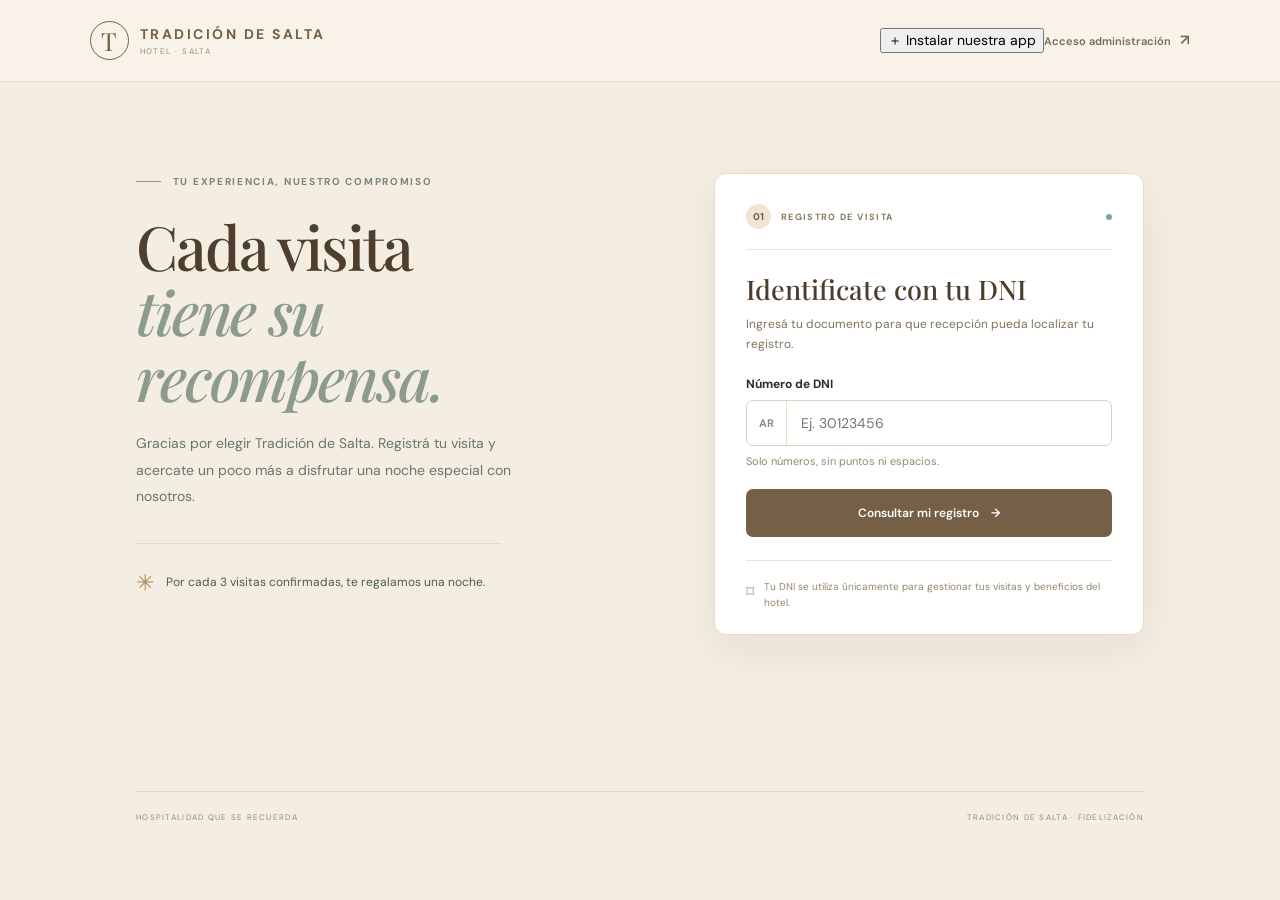
<file: index.html>
<!doctype html>
<html lang="es">
<head>
  <meta charset="utf-8">
  <meta name="viewport" content="width=device-width, initial-scale=1">
  <meta name="theme-color" content="#756047">
  <meta name="description" content="Registrá tus visitas y beneficios en Tradición de Salta.">
  <link rel="manifest" href="manifest.json">
  <link rel="icon" href="icon-192.png" type="image/png">
  <link rel="apple-touch-icon" href="icon-192.png">
  <title>Tradición de Salta | Visitas</title>
  <link rel="stylesheet" href="styles.css">
</head>
<body class="guest-body">
  <header class="guest-top">
    <a class="brand" href="index.html" aria-label="Tradición de Salta inicio">
      <span class="brand-mark">T</span>
      <span><strong>TRADICIÓN DE SALTA</strong><small>HOTEL · SALTA</small></span>
    </a>
    <div class="guest-top-actions"><button id="install-app-btn" class="install-app-btn" type="button">＋ Instalar nuestra app</button><a class="admin-shortcut" href="admin.html">Acceso administración <span aria-hidden="true">↗</span></a></div>
  </header>

  <main class="guest-main">
    <section class="guest-hero">
      <div class="eyebrow"><span class="eyebrow-line"></span> TU EXPERIENCIA, NUESTRO COMPROMISO</div>
      <h1>Cada visita<br><em>tiene su recompensa.</em></h1>
      <p class="hero-copy">Gracias por elegir Tradición de Salta. Registrá tu visita y acercate un poco más a disfrutar una noche especial con nosotros.</p>
      <div class="hero-detail"><span class="detail-icon">✳</span><span>Por cada 3 visitas confirmadas, te regalamos una noche.</span></div>
    </section>

    <section class="guest-card" aria-labelledby="form-title">
      <div class="card-topline"><span class="step-number">01</span><span>REGISTRO DE VISITA</span><span class="status-dot"></span></div>
      <h2 id="form-title">Identificate con tu DNI</h2>
      <p class="muted">Ingresá tu documento para que recepción pueda localizar tu registro.</p>
      <form id="guest-form" novalidate>
        <label for="dni">Número de DNI</label>
        <div class="input-wrap"><span class="input-prefix">AR</span><input id="dni" name="dni" inputmode="numeric" autocomplete="off" maxlength="10" placeholder="Ej. 30123456" aria-describedby="dni-help" required></div>
        <small id="dni-help" class="field-help">Solo números, sin puntos ni espacios.</small>
        <button class="btn btn-primary btn-full" type="submit">Consultar mi registro <span aria-hidden="true">→</span></button>
      </form>
      <div id="guest-result" class="result-box" aria-live="polite" hidden></div>
      <div class="privacy-note"><span aria-hidden="true">⌑</span><span>Tu DNI se utiliza únicamente para gestionar tus visitas y beneficios del hotel.</span></div>
    </section>
    <div class="guest-footer"><span>HOSPITALIDAD QUE SE RECUERDA</span><span>TRADICIÓN DE SALTA · FIDELIZACIÓN</span></div>
  </main>
  <script src="pwa.js"></script>
  <script src="app.js"></script>
  <script src="guest.js"></script>
</body>
</html>
</file>
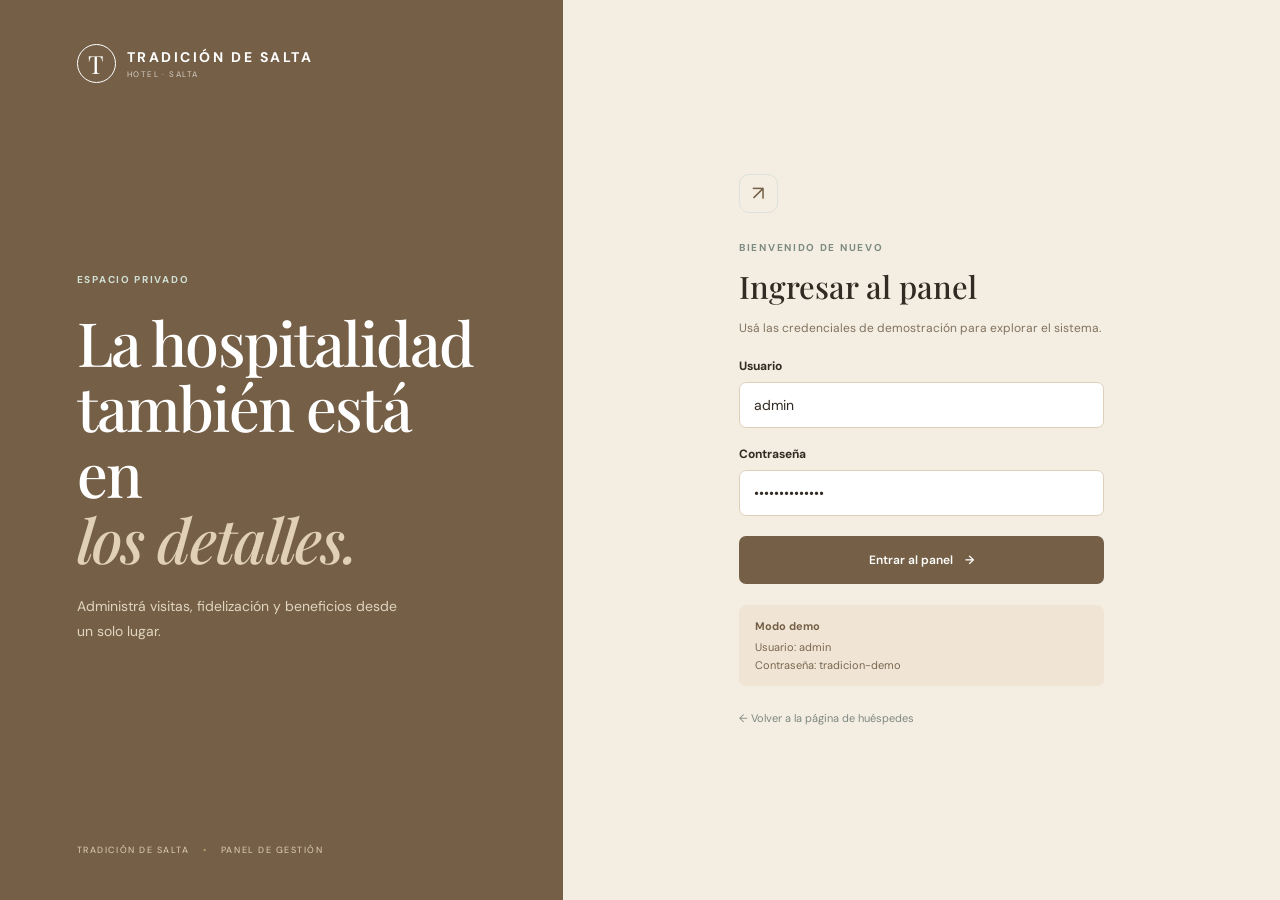
<file: admin.html>
<!doctype html>
<html lang="es">
<head>
  <meta charset="utf-8">
  <meta name="viewport" content="width=device-width, initial-scale=1">
  <meta name="theme-color" content="#756047">
  <link rel="manifest" href="manifest.json">
  <link rel="icon" href="assets/icon-192.png" type="image/png">
  <link rel="apple-touch-icon" href="assets/icon-192.png">
  <title>Administración | Tradición de Salta</title>
  <link rel="stylesheet" href="styles.css">
</head>
<body class="admin-body">
  <div id="login-view" class="login-layout">
    <div class="login-brand-panel">
      <a class="brand brand-light" href="index.html"><span class="brand-mark">T</span><span><strong>TRADICIÓN DE SALTA</strong><small>HOTEL · SALTA</small></span></a>
      <div class="login-message"><span class="eyebrow light-eyebrow">ESPACIO PRIVADO</span><h1>La hospitalidad<br>también está en<br><em>los detalles.</em></h1><p>Administrá visitas, fidelización y beneficios desde un solo lugar.</p></div>
      <div class="login-panel-foot">TRADICIÓN DE SALTA <span>•</span> PANEL DE GESTIÓN</div>
    </div>
    <div class="login-form-panel">
      <div class="login-form-box">
        <div class="mini-icon">↗</div>
        <p class="eyebrow dark-eyebrow">BIENVENIDO DE NUEVO</p>
        <h2>Ingresar al panel</h2>
        <p class="muted">Usá las credenciales de demostración para explorar el sistema.</p>
        <form id="login-form" novalidate>
          <label for="admin-user">Usuario</label>
          <input id="admin-user" autocomplete="username" value="admin" required>
          <label for="admin-pass">Contraseña</label>
          <input id="admin-pass" type="password" autocomplete="current-password" value="tradicion-demo" required>
          <p id="login-error" class="error-text" aria-live="polite"></p>
          <button class="btn btn-primary btn-full" type="submit">Entrar al panel <span aria-hidden="true">→</span></button>
        </form>
        <div class="demo-credentials"><strong>Modo demo</strong><span>Usuario: admin</span><span>Contraseña: tradicion-demo</span></div>
        <a class="back-link" href="index.html">← Volver a la página de huéspedes</a>
      </div>
    </div>
  </div>

  <div id="dashboard-view" class="dashboard-layout" hidden>
    <aside class="sidebar">
      <a class="brand brand-light sidebar-brand" href="admin.html"><span class="brand-mark">T</span><span><strong>TRADICIÓN DE SALTA</strong><small>HOTEL · SALTA</small></span></a>
      <div class="side-section-label">MENÚ PRINCIPAL</div>
      <button class="side-link active" data-view="overview"><span>▦</span> Resumen</button>
      <button class="side-link" data-view="customers"><span>♙</span> Clientes <span id="side-customer-count" class="side-count">0</span></button>
      <button class="side-link" data-view="visits"><span>◷</span> Historial de visitas</button>
      <button class="side-link" data-view="rewards"><span>✧</span> Noches gratis</button>
      <div class="sidebar-bottom">
        <div class="demo-tag"><span class="pulse"></span><div><strong>Modo demostración</strong><small>Datos guardados en este navegador</small></div></div>
        <button id="logout-btn" class="logout-btn"><span>↪</span> Cerrar sesión</button>
      </div>
    </aside>

    <main class="admin-main">
      <header class="admin-header">
        <div><p class="eyebrow dark-eyebrow">GESTIÓN DE FIDELIZACIÓN</p><h1 id="page-title">Resumen general</h1><p id="page-subtitle" class="muted">Una mirada rápida al vínculo con tus huéspedes.</p></div>
        <div class="header-actions"><span class="date-chip" id="today-label">Hoy</span><button id="new-customer-top" class="btn btn-primary"><span>＋</span> Nuevo cliente</button><div class="avatar">AD</div></div>
      </header>

      <section id="view-overview" class="view-panel">
        <div class="welcome-banner"><div><span class="eyebrow light-eyebrow">PANEL DEL HOTEL</span><h2>Las buenas experiencias<br>merecen volver.</h2><p>Seguimiento simple de visitas y recompensas.</p></div><div class="banner-emblem">T<span>✳</span></div></div>
        <div class="stats-grid">
          <article class="stat-card"><div class="stat-top"><span>Total de clientes</span><span class="stat-icon sage">♙</span></div><strong id="stat-customers">0</strong><small><span class="positive">●</span> Clientes registrados</small></article>
          <article class="stat-card"><div class="stat-top"><span>Visitas confirmadas</span><span class="stat-icon blue">◷</span></div><strong id="stat-visits">0</strong><small>Historial completo del hotel</small></article>
          <article class="stat-card"><div class="stat-top"><span>Premios disponibles</span><span class="stat-icon gold">✧</span></div><strong id="stat-rewards">0</strong><small>Listos para ser canjeados</small></article>
          <article class="stat-card"><div class="stat-top"><span>Visitas este mes</span><span class="stat-icon lilac">↗</span></div><strong id="stat-month">0</strong><small>Actividad del mes actual</small></article>
        </div>
        <div class="content-grid">
          <section class="panel-card">
            <div class="section-heading"><div><h3>Visitas recientes</h3><p>Últimos movimientos registrados</p></div><button class="text-button" data-go="visits">Ver historial →</button></div>
            <div class="table-wrap"><table><thead><tr><th>CLIENTE</th><th>FECHA Y HORA</th><th>VISITAS</th><th>ESTADO</th></tr></thead><tbody id="recent-visits-body"></tbody></table></div>
          </section>
          <section class="panel-card reward-panel">
            <div class="section-heading"><div><h3>Próximos beneficios</h3><p>Clientes cerca de su recompensa</p></div><span class="sparkle">✧</span></div>
            <div id="near-rewards" class="near-rewards"></div>
            <div class="reward-rule"><span>✳</span><div><strong>Regla de fidelización</strong><p>3 visitas confirmadas = 1 noche gratis. El contador se reinicia al canjear el beneficio.</p></div></div>
          </section>
        </div>
        <div class="demo-notice"><span>ⓘ</span><div><strong>Esta es una demo funcional</strong><p>Los cambios se guardan en el almacenamiento local de este navegador. Todavía no están sincronizados con una base de datos compartida.</p></div></div>
      </section>

      <section id="view-customers" class="view-panel" hidden>
        <div class="toolbar"><div class="search-box"><span>⌕</span><input id="customer-search" placeholder="Buscar por DNI…" aria-label="Buscar clientes por DNI"></div><button id="export-customers" class="btn btn-secondary">↓ Exportar CSV</button><button id="new-customer" class="btn btn-primary">＋ Nuevo cliente</button></div>
        <div class="panel-card table-panel"><div class="section-heading"><div><h3>Clientes registrados</h3><p id="customers-caption">Listado completo de huéspedes</p></div><span class="table-count" id="customer-count">0 clientes</span></div><div class="table-wrap"><table><thead><tr><th>DNI</th><th>FECHA DE ALTA</th><th>VISITAS ACTUALES</th><th>PROGRESO AL PREMIO</th><th>BENEFICIOS</th><th>ACCIONES</th></tr></thead><tbody id="customers-body"></tbody></table></div><div id="customers-empty" class="empty-state" hidden>No hay clientes que coincidan con la búsqueda.</div></div>
      </section>

      <section id="view-visits" class="view-panel" hidden>
        <div class="toolbar"><div class="search-box"><span>⌕</span><input id="visit-search" placeholder="Buscar por DNI…" aria-label="Buscar visitas por DNI"></div><button id="export-visits" class="btn btn-secondary">↓ Exportar CSV</button></div>
        <div class="panel-card table-panel"><div class="section-heading"><div><h3>Historial de visitas</h3><p>Cada visita confirmada queda registrada individualmente</p></div><span class="table-count" id="visits-count">0 registros</span></div><div class="table-wrap"><table><thead><tr><th>REGISTRO</th><th>DNI DEL CLIENTE</th><th>FECHA</th><th>HORA</th><th>ESTADO</th><th>ACCIÓN</th></tr></thead><tbody id="visits-body"></tbody></table></div><div id="visits-empty" class="empty-state" hidden>No se encontraron visitas.</div></div>
      </section>

      <section id="view-rewards" class="view-panel" hidden>
        <div class="toolbar"><div class="search-box"><span>⌕</span><input id="reward-search" placeholder="Buscar por DNI…" aria-label="Buscar beneficios por DNI"></div><button id="export-rewards" class="btn btn-secondary">↓ Exportar CSV</button></div>
        <div class="panel-card table-panel"><div class="section-heading"><div><h3>Gestión de noches gratis</h3><p>Seguimiento de beneficios disponibles y canjeados</p></div><span class="table-count" id="rewards-count">0 beneficios</span></div><div class="table-wrap"><table><thead><tr><th>DNI</th><th>OTORGADO</th><th>ESTADO</th><th>CANJEADO</th><th>ACCIÓN</th></tr></thead><tbody id="rewards-body"></tbody></table></div><div id="rewards-empty" class="empty-state" hidden>No hay beneficios que coincidan con la búsqueda.</div></div>
      </section>
    </main>
  </div>

  <div id="modal-backdrop" class="modal-backdrop" hidden>
    <section class="modal" role="dialog" aria-modal="true" aria-labelledby="modal-title">
      <button id="modal-close" class="modal-close" type="button" aria-label="Cerrar">×</button>
      <div class="modal-symbol" id="modal-symbol">＋</div><p class="eyebrow dark-eyebrow" id="modal-kicker">GESTIÓN DE CLIENTES</p><h2 id="modal-title">Nuevo cliente</h2><p id="modal-description" class="muted">Registrá el DNI para crear el perfil del huésped.</p>
      <form id="modal-form" novalidate><label for="modal-dni">Número de DNI</label><input id="modal-dni" inputmode="numeric" maxlength="10" placeholder="Ej. 30123456" required><p id="modal-error" class="error-text" aria-live="polite"></p><div class="modal-actions"><button id="modal-cancel" class="btn btn-secondary" type="button">Cancelar</button><button id="modal-submit" class="btn btn-primary" type="submit">Guardar cliente</button></div></form>
    </section>
  </div>
  <div id="toast" class="toast" role="status" aria-live="polite"></div>
  <script src="pwa.js"></script>
  <script src="app.js"></script>
  <script src="admin.js"></script>
</body>
</html>
</file>
<file: styles.css>
@import url('https://fonts.googleapis.com/css2?family=DM+Sans:wght@400;500;600;700&family=Playfair+Display:ital,wght@0,500;0,600;0,700;1,500;1,600&display=swap');
:root{--green:#756047;--green-2:#8a7258;--green-3:#eee5d7;--ink:#332b23;--muted:#81735e;--line:#e7ebe7;--paper:#f8f2e8;--white:#fff;--gold:#b08a57;--gold-bg:#f2e7d5;--red:#a94747;--red-bg:#f8eaea;--blue:#4b6f8b;--blue-bg:#eaf0f5;--shadow:0 14px 40px rgba(27,48,38,.07)}
*{box-sizing:border-box}html{min-width:320px}body{margin:0;font-family:'DM Sans',sans-serif;color:var(--ink);background:var(--paper);font-size:14px}button,input{font:inherit}button{cursor:pointer}button:focus-visible,input:focus-visible,a:focus-visible{outline:3px solid #c5a36d;outline-offset:2px}a{color:inherit;text-decoration:none}[hidden]{display:none!important}.brand{display:inline-flex;align-items:center;gap:11px;color:var(--green);letter-spacing:.12em}.brand-mark{display:grid;place-items:center;width:39px;height:39px;border:1px solid currentColor;border-radius:50%;font-family:'Playfair Display',serif;font-size:25px;letter-spacing:0}.brand strong{display:block;font-size:14px;font-weight:700;letter-spacing:.18em}.brand small{display:block;margin-top:3px;font-size:8px;letter-spacing:.18em;opacity:.7}.brand-light{color:#fff}.eyebrow{font-size:10px;font-weight:700;letter-spacing:.17em;color:#75867b}.eyebrow-line{display:inline-block;width:25px;height:1px;background:var(--gold);vertical-align:middle;margin-right:8px}.dark-eyebrow{color:#7b8b80}.light-eyebrow{color:#d2dfd5}.muted{color:var(--muted);line-height:1.65}.btn{min-height:42px;border:1px solid transparent;border-radius:7px;padding:0 16px;display:inline-flex;align-items:center;justify-content:center;gap:12px;font-weight:600;font-size:12px;transition:background .18s,border-color .18s}.btn-primary{background:var(--green);color:#fff}.btn-primary:hover{background:#8a7054}.btn-secondary{background:#fff;border-color:#e0d2bf;color:#554631}.btn-secondary:hover{background:#f2e8d9}.btn-full{width:100%;min-height:48px}.text-button{border:0;background:transparent;color:var(--green);font-weight:700;font-size:11px}.field-help{display:block;color:#96866f;font-size:11px;margin-top:8px}.input-wrap{display:flex;align-items:center;border:1px solid #ded0bc;border-radius:7px;background:#fff;overflow:hidden}.input-prefix{padding:0 12px;color:#859087;font-size:11px;font-weight:700;border-right:1px solid #e9dcc9;line-height:44px}.input-wrap input{border:0!important;box-shadow:none!important}.input-wrap:focus-within{border-color:var(--green)}input{width:100%;min-width:0;border:1px solid #ded0bc;border-radius:7px;padding:13px 14px;background:#fff;color:var(--ink);outline:none}input:focus{border-color:var(--green)}label{display:block;font-size:12px;font-weight:700;margin:19px 0 8px}.error-text{font-size:12px;color:var(--red);min-height:0;margin:8px 0}.guest-body{background:#f4ede1;min-height:100vh}.guest-top{height:82px;display:flex;align-items:center;justify-content:space-between;padding:0 clamp(22px,7vw,100px);border-bottom:1px solid #e7dac5;background:#f8f2e8}.admin-shortcut{font-size:11px;color:#796951;font-weight:600}.admin-shortcut span{font-size:15px;margin-left:6px}.guest-main{max-width:1060px;margin:0 auto;padding:65px 26px 24px;display:grid;grid-template-columns:1fr minmax(330px,430px);gap:clamp(40px,8vw,110px);align-items:center;min-height:calc(100vh - 110px)}.guest-hero{padding-bottom:34px}.guest-hero h1{font-family:'Playfair Display',serif;font-size:clamp(39px,5vw,61px);line-height:1.08;letter-spacing:-.035em;font-weight:500;margin:25px 0 20px;color:#4e3e2d}.guest-hero h1 em{font-weight:500;color:#8b9b8e}.hero-copy{max-width:400px;font-size:14px;line-height:1.9;color:#68766d}.hero-detail{display:flex;align-items:center;gap:12px;margin-top:33px;max-width:365px;padding-top:21px;border-top:1px solid #e7dac7;color:#4b5d50;font-size:12px;line-height:1.6}.detail-icon{font-size:22px;color:var(--gold)}.guest-card{background:#fff;border:1px solid #e7dac8;border-radius:12px;padding:30px 31px 23px;box-shadow:var(--shadow)}.card-topline{display:flex;align-items:center;gap:10px;font-size:9px;letter-spacing:.15em;font-weight:700;color:#887761;padding-bottom:20px;border-bottom:1px solid #eee4d5}.step-number{display:grid;place-items:center;width:25px;height:25px;border-radius:50%;background:#f0e5d5;color:var(--green);font-size:10px;letter-spacing:0}.status-dot{width:6px;height:6px;background:#82a68b;border-radius:50%;margin-left:auto}.guest-card h2{font-family:'Playfair Display',serif;font-weight:500;font-size:27px;line-height:1.2;margin:23px 0 9px;color:#4d3d2c}.guest-card>.muted{font-size:12px;margin:0 0 20px}.guest-card label{margin-top:22px}.guest-card .btn{margin-top:21px}.privacy-note{display:flex;gap:10px;border-top:1px solid #eee4d5;padding-top:18px;margin-top:23px;color:#94836c;font-size:10px;line-height:1.6}.privacy-note span:first-child{font-size:16px;color:#b2a087}.result-box{margin-top:15px;padding:13px;border-radius:7px;background:#edf5ee;color:#315d3c;font-size:12px;line-height:1.6}.result-box.error{background:var(--red-bg);color:#8e3838}.result-box strong{display:block;font-size:13px;margin-bottom:2px}.guest-footer{grid-column:1/-1;display:flex;justify-content:space-between;gap:15px;color:#9c8a70;font-size:8px;letter-spacing:.16em;padding-top:20px;border-top:1px solid #e5d8c5}.admin-body{background:#f4ede2;min-height:100vh}.login-layout{min-height:100vh;display:grid;grid-template-columns:minmax(320px, .88fr) 1.12fr}.login-brand-panel{background:var(--green);color:#fff;padding:44px clamp(28px,6vw,88px);display:flex;flex-direction:column;justify-content:space-between;min-height:100vh}.login-message{margin:50px 0}.login-message h1{font-family:'Playfair Display',serif;font-weight:500;font-size:clamp(40px,5vw,61px);line-height:1.08;letter-spacing:-.03em;margin:22px 0}.login-message h1 em{color:#e1d0b6;font-weight:500}.login-message p{color:#e1d4c0;line-height:1.8;max-width:320px}.login-panel-foot{font-size:9px;letter-spacing:.17em;color:#e0d0b8}.login-panel-foot span{margin:0 10px;color:#bca16d}.login-form-panel{display:grid;place-items:center;padding:40px 25px}.login-form-box{width:min(100%,365px)}.mini-icon{width:39px;height:39px;display:grid;place-items:center;border:1px solid #dbe3da;color:var(--green);border-radius:10px;font-size:20px;margin-bottom:28px}.login-form-box h2{font-family:'Playfair Display',serif;font-weight:500;font-size:31px;margin:11px 0 7px}.login-form-box>.muted{font-size:12px;margin-bottom:20px}.login-form-box label{margin-top:18px}.login-form-box .btn{margin-top:12px}.demo-credentials{margin-top:21px;padding:14px 16px;background:#f0e5d5;border-radius:7px;display:grid;gap:4px;color:#78664f;font-size:11px}.demo-credentials strong{color:var(--green);margin-bottom:3px}.back-link{display:inline-block;font-size:11px;color:#7e8980;margin-top:25px}.dashboard-layout{min-height:100vh;display:grid;grid-template-columns:242px minmax(0,1fr)}.sidebar{background:var(--green);color:#dbe4dc;padding:27px 16px 18px;display:flex;flex-direction:column;min-height:100vh}.sidebar-brand{padding:0 9px 35px}.sidebar-brand .brand-mark{width:35px;height:35px;font-size:22px}.sidebar-brand strong{font-size:12px}.sidebar-brand small{font-size:7px}.side-section-label{padding:0 12px 13px;font-size:9px;letter-spacing:.15em;color:#c8b79e;font-weight:700}.side-link{display:flex;align-items:center;gap:12px;min-height:43px;padding:0 12px;margin:2px 0;border:0;background:transparent;color:#c2d0c5;border-radius:6px;text-align:left;font-size:12px}.side-link>span:first-child{width:17px;text-align:center;font-size:16px}.side-link.active{background:#315849;color:#fff}.side-link:hover{background:#294b3e;color:#fff}.side-count{margin-left:auto;background:#456a59;color:#e8eee9;padding:3px 7px;border-radius:10px;font-size:10px}.sidebar-bottom{margin-top:auto}.demo-tag{display:flex;gap:9px;padding:13px 10px;background:#24473b;border-radius:7px;margin:0 0 13px}.pulse{width:7px;height:7px;background:#a7c5a7;border-radius:50%;margin-top:5px;flex-shrink:0}.demo-tag strong,.demo-tag small{display:block}.demo-tag strong{font-size:10px;color:#fff}.demo-tag small{font-size:9px;color:#a9beb0;margin-top:5px;line-height:1.4}.logout-btn{width:100%;display:flex;gap:12px;align-items:center;padding:12px;border:0;background:transparent;color:#c0cec3;font-size:11px;text-align:left}.admin-main{min-width:0;padding:31px clamp(20px,3.4vw,48px) 40px}.admin-header{display:flex;justify-content:space-between;align-items:center;gap:20px;margin-bottom:26px}.admin-header h1{font-family:'Playfair Display',serif;font-size:31px;font-weight:500;margin:7px 0 4px;color:#4e3f2e}.admin-header .muted{font-size:11px;margin:0}.header-actions{display:flex;align-items:center;gap:13px}.date-chip{border:1px solid #e0d2be;border-radius:6px;padding:10px 12px;font-size:10px;color:#796951;background:#fff;white-space:nowrap}.header-actions .btn{white-space:nowrap}.avatar{display:grid;place-items:center;width:34px;height:34px;border-radius:50%;background:#e9ddca;color:var(--green);font-size:10px;font-weight:700}.welcome-banner{background:var(--green);border-radius:10px;color:#fff;min-height:165px;display:flex;justify-content:space-between;align-items:center;padding:25px 34px;overflow:hidden;position:relative}.welcome-banner h2{font-family:'Playfair Display',serif;font-weight:500;font-size:27px;line-height:1.16;margin:10px 0 8px}.welcome-banner p{font-size:11px;color:#c6d4c8;margin:0}.banner-emblem{width:135px;height:135px;border:1px solid #9a8568;border-radius:50%;display:grid;place-items:center;font-family:'Playfair Display',serif;font-size:78px;color:#eadcc7;position:relative;margin-right:28px}.banner-emblem:before,.banner-emblem:after{content:"";position:absolute;border:1px solid #9a8568;border-radius:50%;inset:12px}.banner-emblem:after{inset:24px}.banner-emblem span{position:absolute;font-family:'DM Sans',sans-serif;font-size:22px;color:#d0ad70;right:-3px;top:20px}.stats-grid{display:grid;grid-template-columns:repeat(4,minmax(0,1fr));gap:14px;margin:17px 0}.stat-card{padding:18px 18px 16px;background:#fff;border:1px solid #e9ddcc;border-radius:8px;min-width:0}.stat-top{display:flex;align-items:center;justify-content:space-between;gap:8px;font-size:10px;color:#748076}.stat-icon{display:grid;place-items:center;width:30px;height:30px;border-radius:8px;font-size:15px}.sage{background:#f0e5d5;color:#54795c}.blue{background:#e9eff5;color:#587c99}.gold{background:#f2e5d1;color:#b28c4b}.lilac{background:#f0edf6;color:#8873a4}.stat-card>strong{display:block;font-size:29px;font-weight:600;letter-spacing:-.04em;margin:10px 0 5px;color:#4d3d2d}.stat-card>small{font-size:9px;color:#96866f}.positive{color:#65976e;margin-right:4px}.content-grid{display:grid;grid-template-columns:minmax(0,1.4fr) minmax(270px,1fr);gap:15px}.panel-card{background:#fff;border:1px solid #e9ddcc;border-radius:8px;min-width:0}.section-heading{display:flex;align-items:center;justify-content:space-between;gap:15px;padding:20px 21px 15px}.section-heading h3{font-size:13px;margin:0 0 5px;color:#4d3e2e}.section-heading p{font-size:10px;color:#8a948b;margin:0}.table-wrap{width:100%;overflow-x:auto}table{width:100%;border-collapse:collapse;text-align:left;white-space:nowrap}thead{background:#f8f1e7}th{font-size:8px;letter-spacing:.1em;color:#8c968d;font-weight:700;padding:12px 15px;border-top:1px solid #edf0ec;border-bottom:1px solid #edf0ec}td{font-size:10px;padding:14px 15px;border-bottom:1px solid #eee3d4;color:#536156}tbody tr:last-child td{border-bottom:0}.client-cell{display:flex;align-items:center;gap:9px}.client-avatar{display:grid;place-items:center;flex-shrink:0;width:29px;height:29px;border-radius:50%;background:#eee3d2;color:#725a40;font-size:9px;font-weight:700}.client-dni{font-weight:700;color:#514331}.client-sub{display:block;font-size:9px;color:#9aa29a;margin-top:3px}.badge{display:inline-flex;align-items:center;gap:5px;border-radius:20px;padding:5px 8px;font-size:9px;font-weight:700}.badge:before{content:"";width:5px;height:5px;border-radius:50%;background:currentColor}.badge-green{background:#f0e8d9;color:#4e8057}.badge-gold{background:#f2e5cf;color:#a17a36}.badge-blue{background:#eaf0f5;color:#52748d}.badge-gray{background:#eff1ef;color:#788279}.badge-red{background:#f8eaea;color:#a14d4d}.progress-cell{display:flex;align-items:center;gap:8px}.progress-track{width:63px;height:5px;border-radius:6px;background:#e9ddcb;overflow:hidden}.progress-fill{height:100%;background:#78997d;border-radius:6px}.progress-label{font-size:9px;color:#86745d}.reward-panel .section-heading{padding-bottom:10px}.sparkle{color:#b8995b;font-size:23px}.near-rewards{padding:0 20px 5px}.near-item{display:flex;align-items:center;gap:10px;padding:12px 0;border-bottom:1px solid #eee3d4}.near-item:last-child{border-bottom:0}.near-avatar{display:grid;place-items:center;width:31px;height:31px;background:#f1e5d2;color:#9c7b3e;border-radius:50%;font-size:11px}.near-main{min-width:0;flex:1}.near-main strong{display:block;font-size:10px;color:#39473c}.near-main small{display:block;margin-top:4px;color:#909a91;font-size:9px}.near-right{text-align:right}.near-right strong{display:block;font-size:10px;color:#6b856d}.near-right small{display:block;margin-top:4px;font-size:9px;color:#a0a8a0}.reward-rule{display:flex;gap:10px;margin:13px 14px 15px;padding:13px;background:#f3eadb;border-radius:7px}.reward-rule>span{font-size:18px;color:#ae8e53}.reward-rule strong{font-size:10px;color:#665a40}.reward-rule p{font-size:9px;line-height:1.55;color:#8a806d;margin:5px 0 0}.demo-notice{display:flex;gap:11px;padding:14px 16px;background:#f0e5d5;border:1px solid #e8dcc9;border-radius:7px;margin-top:15px;color:#7b684f}.demo-notice>span{font-size:17px}.demo-notice strong{font-size:10px}.demo-notice p{font-size:10px;color:#77877a;margin:4px 0 0;line-height:1.5}.toolbar{display:flex;gap:10px;align-items:center;margin-bottom:16px}.search-box{display:flex;align-items:center;gap:9px;max-width:340px;flex:1;border:1px solid #e0d2be;border-radius:7px;background:#fff;padding-left:12px;color:#859188}.search-box span{font-size:20px}.search-box input{border:0;padding:12px 10px 12px 0;box-shadow:none!important}.search-box input:focus{border:0}.toolbar .btn{white-space:nowrap}.table-panel{overflow:hidden}.table-count{font-size:10px;color:#8a948b;background:#f2e8d9;padding:6px 9px;border-radius:5px;white-space:nowrap}.table-panel .section-heading{padding-bottom:18px}.table-panel th{padding:13px 15px}.table-panel td{padding:14px 15px}.action-btn{border:1px solid #e0e6df;background:#fff;color:#715a40;border-radius:5px;padding:7px 9px;font-size:9px;font-weight:700}.action-btn:hover{background:#edf3ed}.action-btn.danger{color:#a04d4d}.empty-state{text-align:center;padding:35px 15px;color:#8d978e;font-size:12px}.modal-backdrop{position:fixed;inset:0;z-index:20;background:rgba(17,34,26,.46);display:grid;place-items:center;padding:18px}.modal{width:min(100%,430px);background:#fff;border-radius:12px;padding:30px;position:relative;box-shadow:0 20px 70px rgba(0,0,0,.18)}.modal-close{position:absolute;right:15px;top:12px;border:0;background:transparent;font-size:25px;color:#879188}.modal-symbol{display:grid;place-items:center;width:39px;height:39px;border-radius:9px;background:#f0e5d5;color:var(--green);font-size:21px;margin-bottom:18px}.modal h2{font-family:'Playfair Display',serif;font-weight:500;font-size:28px;margin:8px 0}.modal .muted{font-size:12px;margin:0}.modal label{margin-top:22px}.modal-actions{display:flex;justify-content:flex-end;gap:9px;margin-top:19px}.toast{position:fixed;right:24px;bottom:24px;z-index:30;max-width:min(400px,calc(100% - 32px));padding:13px 17px;background:#6f5942;color:#fff;border-radius:7px;font-size:12px;box-shadow:var(--shadow);opacity:0;transform:translateY(8px);pointer-events:none;transition:.2s}.toast.show{opacity:1;transform:translateY(0)}.toast.toast-error{background:#8e3f3f}
@media(max-width:1100px){.stats-grid{grid-template-columns:repeat(2,minmax(0,1fr))}.content-grid{grid-template-columns:1fr}.dashboard-layout{grid-template-columns:210px minmax(0,1fr)}.sidebar{padding-inline:12px}.admin-main{padding-inline:22px}}
@media(max-width:760px){.guest-main{grid-template-columns:1fr;gap:25px;padding-top:43px;max-width:520px}.guest-hero{padding-bottom:0}.guest-hero h1{font-size:45px;margin:18px 0 13px}.guest-hero .hero-copy{font-size:12px}.hero-detail{margin-top:20px;padding-top:14px}.guest-card{padding:23px}.guest-footer{margin-top:5px;flex-wrap:wrap;font-size:7px}.guest-top{height:70px;padding-inline:20px}.brand-mark{width:34px;height:34px;font-size:21px}.brand strong{font-size:12px}.brand small{font-size:7px}.guest-top-actions{gap:9px}.install-app-btn{min-height:34px;padding:0 9px;font-size:10px}.admin-shortcut{font-size:10px}.login-layout{grid-template-columns:1fr}.login-brand-panel{min-height:auto;padding:25px 26px}.login-message{margin:38px 0 24px}.login-message h1{font-size:43px}.login-panel-foot{display:none}.login-form-panel{padding:35px 25px 45px}.dashboard-layout{display:block}.sidebar{min-height:0;padding:12px 14px;display:flex;flex-direction:row;align-items:center;gap:8px;overflow-x:auto}.sidebar-brand{padding:0 8px 0 0;flex-shrink:0}.sidebar-brand .brand-mark{width:30px;height:30px;font-size:19px}.sidebar-brand strong{font-size:10px}.sidebar-brand small{font-size:6px}.side-section-label,.sidebar-bottom{display:none}.side-link{white-space:nowrap;min-height:36px;padding:0 10px;font-size:10px;gap:6px;margin:0}.side-link>span:first-child{font-size:13px}.side-count{padding:2px 5px}.admin-main{padding:24px 15px}.admin-header{align-items:flex-start}.admin-header h1{font-size:27px}.admin-header .muted{max-width:260px}.header-actions{gap:7px;flex-wrap:wrap;justify-content:flex-end}.header-actions .date-chip{display:none}.header-actions .btn{font-size:10px;padding:0 10px;min-height:38px}.avatar{display:none}.welcome-banner{padding:22px}.welcome-banner h2{font-size:23px}.banner-emblem{width:82px;height:82px;font-size:47px;margin-right:0;flex-shrink:0}.banner-emblem:before{inset:8px}.banner-emblem:after{inset:16px}.banner-emblem span{font-size:15px;right:-1px;top:12px}.stats-grid{gap:9px}.stat-card{padding:14px}.stat-top{font-size:9px}.stat-icon{width:26px;height:26px}.stat-card>strong{font-size:25px}.toolbar{flex-wrap:wrap}.search-box{flex-basis:100%;max-width:none}.toolbar .btn{flex:1;font-size:10px;padding:0 9px}.section-heading{padding:17px 15px 13px}.table-panel .section-heading{align-items:flex-start}.table-count{font-size:9px}.content-grid{gap:12px}.demo-notice{padding:12px}.modal{padding:25px}.toast{right:16px;bottom:16px}}
@media(prefers-reduced-motion:reduce){*{scroll-behavior:auto!important;transition:none!important}}

@media(max-width:420px){.guest-top{height:auto;min-height:70px;flex-wrap:wrap;gap:10px;padding-top:12px;padding-bottom:12px}.guest-top-actions{width:100%;justify-content:space-between}.guest-top-actions .admin-shortcut{font-size:10px}.brand strong{font-size:11px}.install-app-btn{font-size:10px}}
</file>
